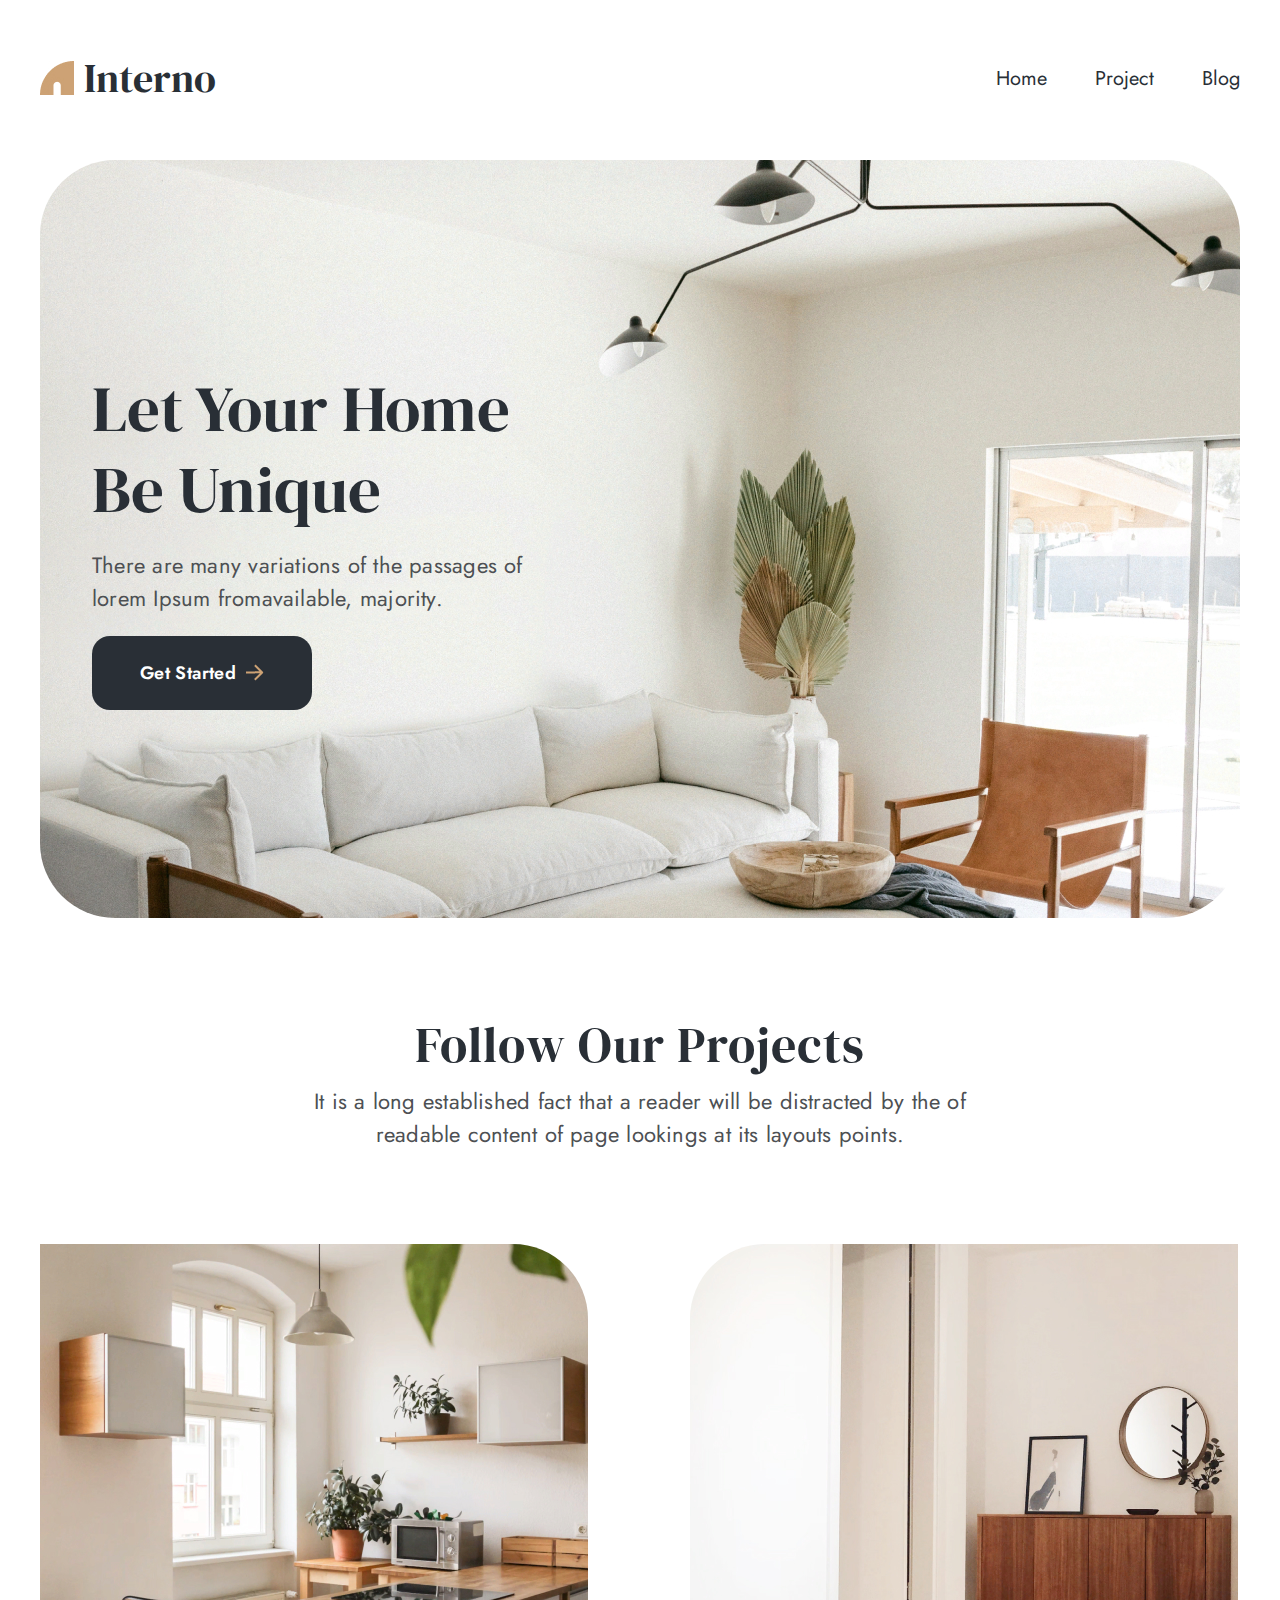
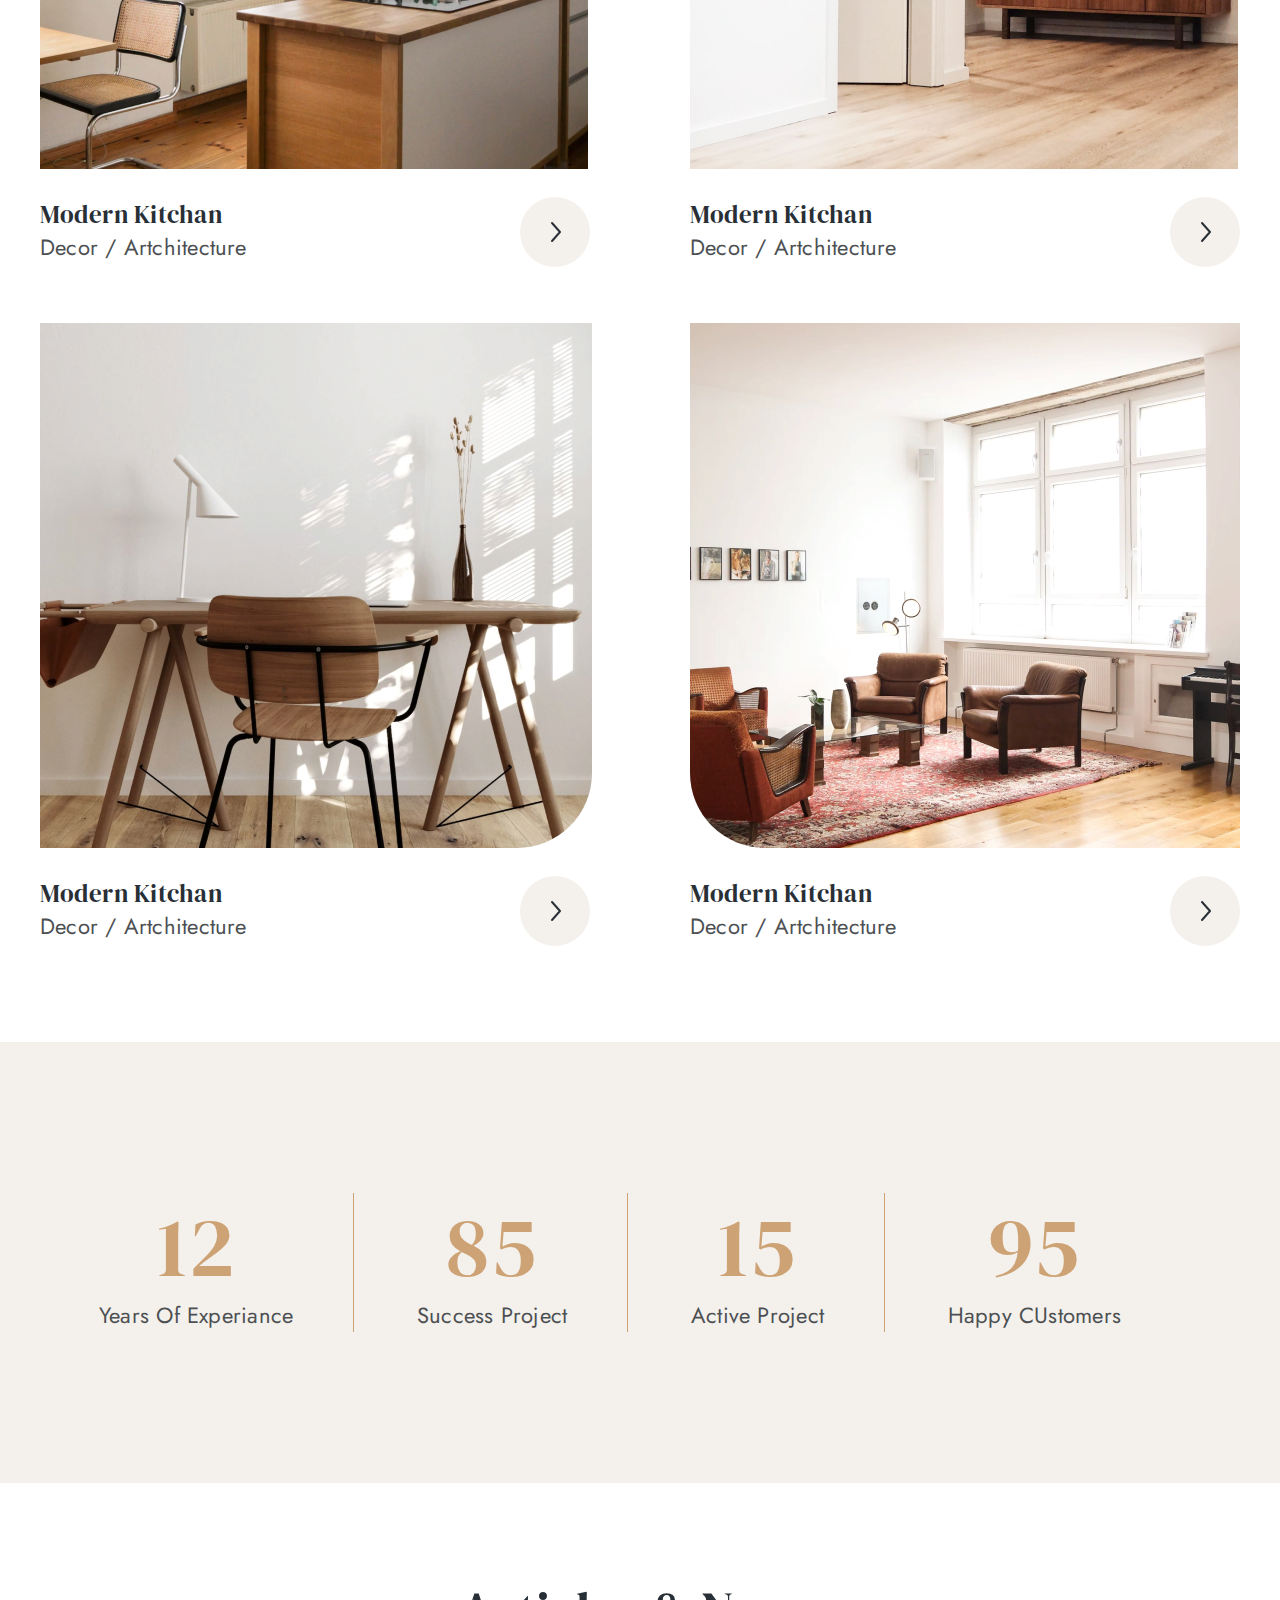
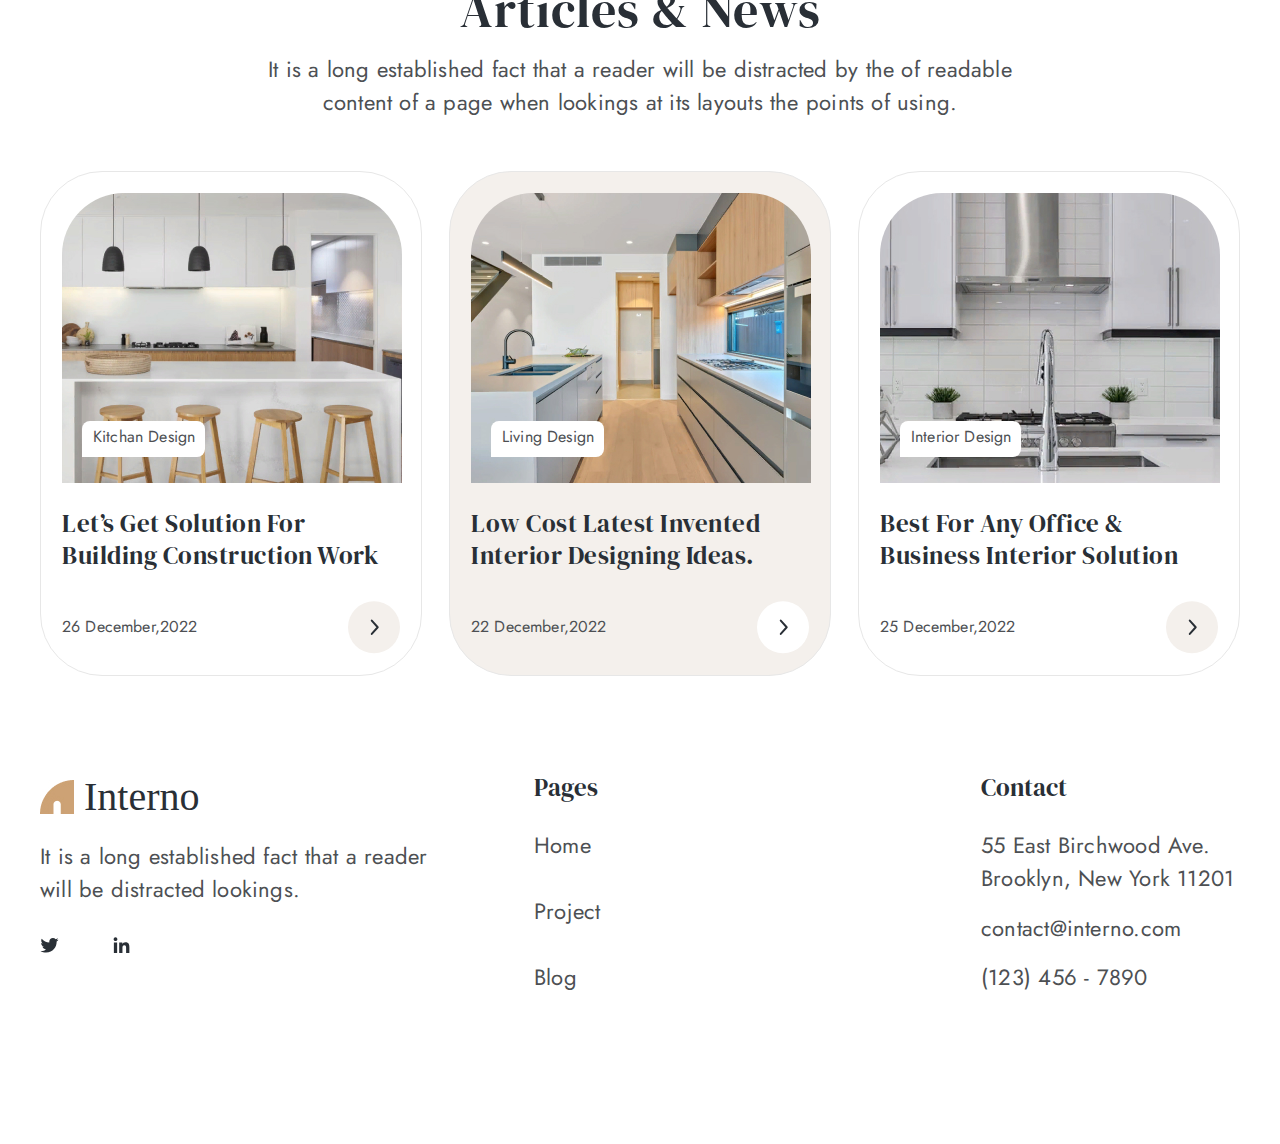
<file: VueJSHW-1/layout/index.html>
<!DOCTYPE html>
<html lang="en">

<head>
   <meta charset="UTF-8">
   <meta name="viewport" content="width=device-width, initial-scale=1.0">
   <title>Interior Design Website</title>
   <link rel="stylesheet" href="style.css">
   <link rel="preconnect" href="https://fonts.googleapis.com">
   <link rel="preconnect" href="https://fonts.gstatic.com" crossorigin>
   <link href="https://fonts.googleapis.com/css2?family=DM+Serif+Display:ital@0;1&family=Jost:ital@0;1&display=swap"
      rel="stylesheet">
</head>

<body>
   <header class="header center">
      <div class="header__logo">
         <img src="image/Logo.jpg" alt="logo">
         <p class="logo__text">Interno</p>
      </div>
      <div class="header__menu">
         <a class="header__link" href="#">Home</a>
         <a class="header__link" href="#">Project</a>
         <a class="header__link" href="#">Blog</a>
      </div>
   </header>
   <section class="baner center">
      <div class="baner__wrap">
         <div class="baner__wrap-content">
            <h1 class="baner__title">Let Your Home Be Unique</h1>
            <p class="baner__text">There are many variations of the passages of
               lorem Ipsum fromavailable, majority.</p>
            <a href="#" class="baner__button">
               <div class="baner__button-text">
                  <p>Get Started</p>
                  <img src="image/row_left.svg" alt="row_left">
               </div>
            </a>
         </div>
      </div>
   </section>
   <section class="project center">
      <h2 class="project__title">Follow Our Projects</h2>
      <p class="project__text">It is a long established fact that a reader will be distracted by the of readable content
         of page lookings at its layouts points.</p>
      <div class="project__item-wrap">
         <div class="project__item">
            <img src="./image/image_1.jpg" alt="image 1" class="project__item-img-1">
            <div class="project__item-content">
               <div class="project__text-wrap">
                  <h2 class="project__item-title">Modern Kitchan</h2>
                  <p class="project__item-text">Decor / Artchitecture</p>
               </div>
               <img src="image/row_left_item.svg" alt="">
            </div>
         </div>
         <div class="project__item">
            <img src="./image/image_2.jpg" alt="image 2" class="project__item-img-2">
            <div class="project__item-content">
               <div class="project__text-wrap">
                  <h2 class="project__item-title">Modern Kitchan</h2>
                  <p class="project__item-text">Decor / Artchitecture</p>
               </div>
               <img src="image/row_left_item.svg" alt="">
            </div>
         </div>
         <div class="project__item">
            <img src="./image/image_3.jpg" alt="image 3" class="project__item-img-3">
            <div class="project__item-content">
               <div class="project__text-wrap">
                  <h2 class="project__item-title">Modern Kitchan</h2>
                  <p class="project__item-text">Decor / Artchitecture</p>
               </div>
               <img src="image/row_left_item.svg" alt="">
            </div>
         </div>
         <div class="project__item">
            <img src="./image/image_4.jpg" alt="image 4" class="project__item-img-4">
            <div class="project__item-content">
               <div class="project__text-wrap">
                  <h2 class="project__item-title">Modern Kitchan</h2>
                  <p class="project__item-text">Decor / Artchitecture</p>
               </div>
               <img src="image/row_left_item.svg" alt="">
            </div>
         </div>
      </div>
   </section>
   <section class="counter center">
      <div class="counter__wrap">
         <div class="counter__item">
            <h2 class="counter__item-title">12</h2>
            <p class="counter__item-text">Years Of Experiance</p>
         </div>
         <div class="counter__item">
            <h2 class="counter__item-title">85</h2>
            <p class="counter__item-text">Success Project</p>
         </div>
         <div class="counter__item">
            <h2 class="counter__item-title">15</h2>
            <p class="counter__item-text">Active Project</p>
         </div>
         <div class="counter__item">
            <h2 class="counter__item-title">95</h2>
            <p class="counter__item-text">Happy CUstomers</p>
         </div>
      </div>
   </section>
   <section class="blog center">
      <h2 class="blog__title">Articles & News</h2>
      <p class="blog__text">It is a long established fact that a reader will be distracted by the of readable content of
         a page when lookings at its layouts the points of using.</p>
      <div class="blog__items">

         <div class="blog__item">
            <div class="blog__item-image">
               <img src="image/blog_image_1.jpg" alt="blog-image-1">
               <p class="blog__img-text">Kitchan Design</p>
            </div>
            <h2 class="blog__item-title">Let’s Get Solution For Building Construction Work</h2>
            <div class="blog__wrap-text">
               <p class="blog__item-text">26 December,2022</p>
               <img src="image/row_left_blog.svg" alt="row_left_blog">
            </div>
         </div>

         <div class="blog__item blog__item-select">
            <div class="blog__item-image">
               <img src="image/blog_image_2.jpg" alt="blog-image-2">
               <p class="blog__img-text">Living Design</p>
            </div>
            <h2 class="blog__item-title">Low Cost Latest Invented Interior Designing
               Ideas.</h2>
            <div class="blog__wrap-text">
               <p class="blog__item-text">22 December,2022</p>
               <img src="image/row_left_blog_select.svg" alt="row_left_blog">
            </div>
         </div>

         <div class="blog__item">
            <div class="blog__item-image">
               <img src="image/blog_image_3.jpg" alt="blog-image-3">
               <p class="blog__img-text">Interior Design</p>
            </div>
            <h2 class="blog__item-title">Best For Any Office & Business Interior
               Solution</h2>
            <div class="blog__wrap-text">
               <p class="blog__item-text">25 December,2022</p>
               <img src="image/row_left_blog.svg" alt="row_left_blog">
            </div>
         </div>
      </div>
   </section>
   <footer class="footer center">
      <div class="footer__logo">
         <div class="header__logo">
            <img src="image/Logo.jpg" alt="logo">
            <p class="logo__text">Interno</p>
         </div>
         <p class="footer__logo-text">It is a long established fact that a reader will be distracted lookings.</p>
         <div class="footer__logo-icon">
            <svg width="19" height="16" viewBox="0 0 19 16" fill="none" xmlns="http://www.w3.org/2000/svg">
               <path
                  d="M16.6367 4.59375C17.3398 4.06641 17.9727 3.43359 18.4648 2.69531C17.832 2.97656 17.0938 3.1875 16.3555 3.25781C17.1289 2.80078 17.6914 2.09766 17.9727 1.21875C17.2695 1.64062 16.4609 1.95703 15.6523 2.13281C14.9492 1.39453 14 0.972656 12.9453 0.972656C10.9062 0.972656 9.25391 2.625 9.25391 4.66406C9.25391 4.94531 9.28906 5.22656 9.35938 5.50781C6.30078 5.33203 3.55859 3.85547 1.73047 1.64062C1.41406 2.16797 1.23828 2.80078 1.23828 3.50391C1.23828 4.76953 1.87109 5.89453 2.89062 6.5625C2.29297 6.52734 1.69531 6.38672 1.20312 6.10547V6.14062C1.20312 7.93359 2.46875 9.41016 4.15625 9.76172C3.875 9.83203 3.52344 9.90234 3.20703 9.90234C2.96094 9.90234 2.75 9.86719 2.50391 9.83203C2.96094 11.3086 4.33203 12.3633 5.94922 12.3984C4.68359 13.3828 3.10156 13.9805 1.37891 13.9805C1.0625 13.9805 0.78125 13.9453 0.5 13.9102C2.11719 14.9648 4.05078 15.5625 6.16016 15.5625C12.9453 15.5625 16.6367 9.97266 16.6367 5.08594C16.6367 4.91016 16.6367 4.76953 16.6367 4.59375Z"
                  fill="#292F36" />
            </svg>
            <svg width="17" height="16" viewBox="0 0 17 16" fill="none" xmlns="http://www.w3.org/2000/svg">
               <path
                  d="M4.14062 16V5.48828H0.871094V16H4.14062ZM2.48828 4.08203C3.54297 4.08203 4.38672 3.20312 4.38672 2.14844C4.38672 1.12891 3.54297 0.285156 2.48828 0.285156C1.46875 0.285156 0.625 1.12891 0.625 2.14844C0.625 3.20312 1.46875 4.08203 2.48828 4.08203ZM16.3398 16H16.375V10.2344C16.375 7.42188 15.7422 5.24219 12.4375 5.24219C10.8555 5.24219 9.80078 6.12109 9.34375 6.92969H9.30859V5.48828H6.17969V16H9.44922V10.7969C9.44922 9.42578 9.69531 8.125 11.3828 8.125C13.0703 8.125 13.1055 9.67188 13.1055 10.9023V16H16.3398Z"
                  fill="#292F36" />
            </svg>
         </div>
      </div>
      <div class="footer__menu">
         <p class="footer__menu-title">Pages</p>
         <a class="footer__menu-link" href="#">Home</a>
         <a class="footer__menu-link" href="#">Project</a>
         <a class="footer__menu-link" href="#">Blog</a>
      </div>
      <div class="footer__services"></div>
      <div class="footer__contact">
         <p class="footer__contact-title">Contact</p>
         <p class="footer__contact-text">55 East Birchwood Ave. Brooklyn, New York 11201</p>
         <p class="footer__contact-text-email">contact@interno.com</p>
         <p class="footer__contact-text">(123) 456 - 7890</p>
      </div>
   </footer>
</body>

</html>
</file>
<file: VueJSHW-1/layout/style.css>
* {
  margin: 0;
  padding: 0;
}

a {
  text-decoration: none;
}

.center {
  padding-left: calc(50% - 600px);
  padding-right: calc(50% - 600px);
}

.header {
  margin-top: 53px;
  margin-bottom: 57px;
  font-family: "DM Serif Display";
  display: flex;
  flex-direction: row;
  align-items: center;
  justify-content: space-between;
}
.header__logo {
  display: flex;
  flex-wrap: nowrap;
  flex-direction: row;
  align-items: center;
  gap: 10px;
}
.header__logo img {
  width: 34px;
  height: 34px;
}
.header__logo p {
  font-size: 40px;
  font-style: normal;
  font-weight: 400;
  line-height: 125%;
  color: #292f36;
}
.header__menu {
  text-align: center;
  font-family: "Jost";
  font-size: 20px;
  font-style: normal;
  font-weight: 400;
  line-height: 125%;
  display: flex;
  gap: 48px;
}
.header__link {
  color: #292f36;
}

.baner__wrap {
  height: 758px;
  background-image: url("image/Header_Photo.jpg");
  background-repeat: no-repeat;
  border-radius: 75px;
}
.baner__wrap-content {
  padding: 208px 715px 0 52px;
}
.baner__title {
  margin-bottom: 18px;
  color: #292f36;
  font-family: "DM Serif Display";
  font-size: 65px;
  font-style: normal;
  font-weight: 400;
  line-height: 125%;
}
.baner__text {
  color: #4d5053;
  font-family: "Jost";
  font-size: 22px;
  font-style: normal;
  font-weight: 400;
  line-height: 150%;
  letter-spacing: 0.22px;
  margin-bottom: 21px;
}
.baner__button-text {
  width: 220px;
  padding: 26px 0;
  background-color: #292f36;
  border-radius: 18px;
  display: flex;
  gap: 10px;
  flex-direction: row;
  flex-wrap: nowrap;
  justify-content: center;
  align-items: center;
}
.baner__button-text p {
  color: #fff;
  font-family: "Jost";
  font-size: 18px;
  font-style: normal;
  font-weight: 600;
  line-height: 125%;
  letter-spacing: 0.36px;
}

.project {
  margin-top: 96px;
  margin-bottom: 96px;
}
.project__title {
  margin-bottom: 8px;
  color: #292f36;
  text-align: center;
  font-family: "DM Serif Display";
  font-size: 50px;
  font-style: normal;
  font-weight: 400;
  line-height: 125%;
  letter-spacing: 1px;
}
.project__text {
  padding-left: 231.5px;
  padding-right: 231.5px;
  color: #4d5053;
  text-align: center;
  font-family: "Jost";
  font-size: 22px;
  font-style: normal;
  font-weight: 400;
  line-height: 150%;
  letter-spacing: 0.22px;
}
.project__item-wrap {
  margin-top: 93px;
  display: grid;
  -moz-column-gap: 100px;
       column-gap: 100px;
  row-gap: 56px;
  grid-template-columns: repeat(2, 550px);
}
.project__item-img-1 {
  border-top-right-radius: 75px;
}
.project__item-img-2 {
  border-top-left-radius: 75px;
}
.project__item-img-3 {
  border-bottom-right-radius: 75px;
}
.project__item-img-4 {
  border-bottom-left-radius: 75px;
}
.project__item-content {
  margin-top: 24px;
  display: flex;
  justify-content: space-between;
  align-items: center;
}
.project__item-title {
  color: #292f36;
  font-family: "DM Serif Display";
  font-size: 25px;
  font-style: normal;
  font-weight: 400;
  line-height: 125%;
  letter-spacing: 0.5px;
}
.project__item-text {
  color: #4d5053;
  font-family: "Jost";
  font-size: 22px;
  font-style: normal;
  font-weight: 400;
  line-height: 150%;
  letter-spacing: 0.22px;
}

.counter {
  padding-top: 151px;
  padding-bottom: 151px;
  background-color: #f4f0ec;
}
.counter__wrap {
  padding-left: 59px;
  padding-right: 59px;
}
.counter__wrap {
  display: flex;
  justify-content: space-between;
  flex-wrap: wrap;
}
.counter__item {
  text-align: center;
  display: flex;
  row-gap: 16px;
  flex-direction: column;
}
.counter__item {
  display: inline-block;
  border-right: 1px solid #cda274;
  padding-right: 60px;
}
.counter__item:last-child {
  border-right: none;
}
.counter__item-title {
  color: #cda274;
  font-family: "DM Serif Display";
  font-size: 85px;
  font-style: normal;
  font-weight: 400;
  line-height: 125%;
  letter-spacing: 1.7px;
}
.counter__item-text {
  color: #4d5053;
  font-family: "Jost";
  font-size: 22px;
  font-style: normal;
  font-weight: 400;
  line-height: 150%;
  letter-spacing: 0.22px;
}

.blog {
  margin-top: 96px;
  margin-bottom: 96px;
}
.blog__title {
  margin-bottom: 12px;
  color: #292f36;
  text-align: center;
  font-family: "DM Serif Display";
  font-size: 50px;
  font-style: normal;
  font-weight: 400;
  line-height: 125%;
  letter-spacing: 1px;
}
.blog__text {
  padding-left: 194.5px;
  padding-right: 194.5px;
  margin-bottom: 52px;
  color: #4d5053;
  text-align: center;
  font-family: "Jost";
  font-size: 22px;
  font-style: normal;
  font-weight: 400;
  line-height: 150%;
  letter-spacing: 0.22px;
}
.blog__items {
  display: grid;
  grid-template-columns: repeat(3, 382px);
  gap: 27px;
}
.blog__item {
  border: 1px solid #e7e7e7;
  border-radius: 62px;
  padding: 21px;
}
.blog__item-select {
  background: #f4f0ec;
}
.blog__item-image {
  position: relative;
}
.blog__item-image img {
  border-top-left-radius: 62px;
  border-top-right-radius: 62px;
  margin-bottom: 21px;
}
.blog__item-image p {
  position: absolute;
  top: 228px;
  left: 20px;
  border-radius: 8px 8px 8px 0px;
  background: #fff;
  padding: 4px 10px 8px 11px;
  color: #4d5053;
  font-family: "Jost";
  font-size: 16px;
  font-style: normal;
  font-weight: 400;
  line-height: 150%;
  letter-spacing: 0.16px;
  text-transform: capitalize;
}
.blog__item-title {
  margin-bottom: 30px;
  color: #292f36;
  font-family: "DM Serif Display";
  font-size: 25px;
  font-style: normal;
  font-weight: 400;
  line-height: 125%;
  letter-spacing: 0.5px;
}
.blog__wrap-text {
  display: flex;
  flex-wrap: nowrap;
  flex-direction: row;
  justify-content: space-between;
  align-items: center;
}
.blog__item-text {
  color: #4d5053;
  font-family: "Jost";
  font-size: 16px;
  font-style: normal;
  font-weight: 400;
  line-height: 150%;
  letter-spacing: 0.16px;
  text-transform: capitalize;
}

.footer {
  margin-top: 96px;
  padding-bottom: 134px;
  display: flex;
  gap: 101px;
}
.footer__logo {
  width: 393px;
}
.footer__logo-text {
  margin-top: 18px;
  margin-bottom: 31px;
  color: #4d5053;
  font-family: "Jost";
  font-size: 22px;
  font-style: normal;
  font-weight: 400;
  line-height: 150%;
  letter-spacing: 0.22px;
}
.footer__logo-icon {
  display: flex;
  gap: 54px;
}
.footer__menu {
  width: 125px;
  display: flex;
  flex-direction: column;
}
.footer__menu-title {
  margin-bottom: 9px;
  color: #292f36;
  font-family: "DM Serif Display";
  font-size: 25px;
  font-style: normal;
  font-weight: 400;
  line-height: 125%;
}
.footer__menu-link {
  color: #4d5053;
  font-family: "Jost";
  font-size: 22px;
  font-style: normal;
  font-weight: 400;
  line-height: 300%;
  letter-spacing: 0.22px;
}
.footer__services {
  width: 120px;
}
.footer__contact {
  width: 258px;
}
.footer__contact-title {
  margin-bottom: 26px;
  color: #292f36;
  font-family: "DM Serif Display";
  font-size: 25px;
  font-style: normal;
  font-weight: 400;
  line-height: 125%;
}
.footer__contact-text {
  color: #4d5053;
  font-family: "Jost";
  font-size: 22px;
  font-style: normal;
  font-weight: 400;
  line-height: 150%;
  letter-spacing: 0.22px;
}
.footer__contact-text-email {
  color: #4d5053;
  font-family: "Jost";
  font-size: 22px;
  font-style: normal;
  font-weight: 400;
  letter-spacing: 0.22px;
  line-height: 300%;
}/*# sourceMappingURL=style.css.map */
</file>
